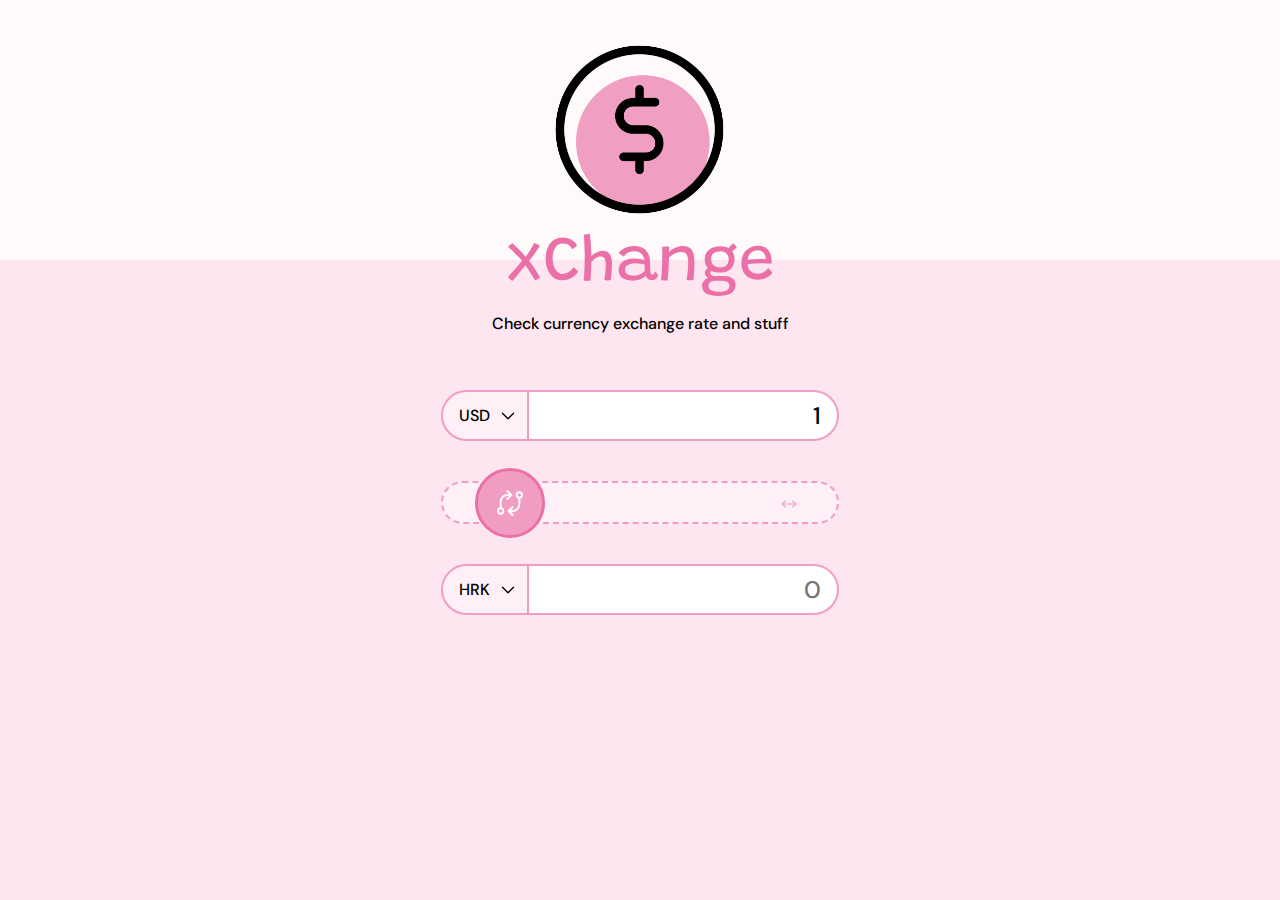
<file: exchange-rate-calc/index.html>
<!DOCTYPE html>
<html lang="en">

    <head>
        <meta charset="UTF-8">
        <meta name="viewport" content="width=device-width, initial-scale=1.0">
        <title>xChange</title>
        <meta name="author" content="Matija Osrečki">
        <link rel="icon" href="img/favicon.png" type="image/x-icon">

        <link rel="stylesheet" href="css/style.css">
        <link href="https://fonts.googleapis.com/css2?family=DM+Sans:wght@400;500&display=swap" rel="stylesheet">
        <link href="https://fonts.googleapis.com/css2?family=Grandstander:wght@500&display=swap" rel="stylesheet">
    </head>

    <body>
        <img src="img/money.webp" alt="Money" class="money-img">

        <div class="app">
            <h1>xChange</h1>
            <p>Check currency exchange rate and stuff</p>

            <div class="container">
                <div class="currency">
                    <select id="currency-one">
                        <option value="AED">AED</option>
                        <option value="ARS">ARS</option>
                        <option value="AUD">AUD</option>
                        <option value="BGN">BGN</option>
                        <option value="BRL">BRL</option>
                        <option value="BSD">BSD</option>
                        <option value="CAD">CAD</option>
                        <option value="CHF">CHF</option>
                        <option value="CLP">CLP</option>
                        <option value="CNY">CNY</option>
                        <option value="COP">COP</option>
                        <option value="CZK">CZK</option>
                        <option value="DKK">DKK</option>
                        <option value="DOP">DOP</option>
                        <option value="EGP">EGP</option>
                        <option value="EUR">EUR</option>
                        <option value="FJD">FJD</option>
                        <option value="GBP">GBP</option>
                        <option value="GTQ">GTQ</option>
                        <option value="HKD">HKD</option>
                        <option value="HRK">HRK</option>
                        <option value="HUF">HUF</option>
                        <option value="IDR">IDR</option>
                        <option value="ILS">ILS</option>
                        <option value="INR">INR</option>
                        <option value="ISK">ISK</option>
                        <option value="JPY">JPY</option>
                        <option value="KRW">KRW</option>
                        <option value="KZT">KZT</option>
                        <option value="MXN">MXN</option>
                        <option value="MYR">MYR</option>
                        <option value="NOK">NOK</option>
                        <option value="NZD">NZD</option>
                        <option value="PAB">PAB</option>
                        <option value="PEN">PEN</option>
                        <option value="PHP">PHP</option>
                        <option value="PKR">PKR</option>
                        <option value="PLN">PLN</option>
                        <option value="PYG">PYG</option>
                        <option value="RON">RON</option>
                        <option value="RUB">RUB</option>
                        <option value="SAR">SAR</option>
                        <option value="SEK">SEK</option>
                        <option value="SGD">SGD</option>
                        <option value="THB">THB</option>
                        <option value="TRY">TRY</option>
                        <option value="TWD">TWD</option>
                        <option value="UAH">UAH</option>
                        <option value="USD" selected>USD</option>
                        <option value="UYU">UYU</option>
                        <option value="VND">VND</option>
                        <option value="ZAR">ZAR</option>
                    </select>
                    <input type="text" id="amount-one" placeholder="0" value="1">
                </div>

                <div class="swap-rate-container">
                    <button class="btn" id="swap">
                        <svg xmlns="http://www.w3.org/2000/svg" class="icon icon-tabler icon-tabler-exchange" width="44" height="44" viewBox="0 0 24 24" stroke-width="1.5" stroke="snow" fill="none" stroke-linecap="round" stroke-linejoin="round" class="icon">
                            <path stroke="none" d="M0 0h24v24H0z" fill="none" />
                            <circle cx="5" cy="18" r="2" />
                            <circle cx="19" cy="6" r="2" />
                            <path d="M19 8v5a5 5 0 0 1 -5 5h-3l3 -3m0 6l-3 -3" />
                            <path d="M5 16v-5a5 5 0 0 1 5 -5h3l-3 -3m0 6l3 -3" />
                        </svg>
                    </button>
                    <div class="rate" id="rate">
                        <span class="value value-one"></span><span class="unit-one"></span>
                        <svg xmlns="http://www.w3.org/2000/svg" class="icon icon-tabler icon-tabler-arrows-horizontal" width="24" height="24" viewBox="0 0 24 24" stroke-width="1.5" stroke="#9E9E9E" fill="none" stroke-linecap="round" stroke-linejoin="round" class="icon">
                            <path stroke="none" d="M0 0h24v24H0z" fill="none" />
                            <polyline points="7 8 3 12 7 16" />
                            <polyline points="17 8 21 12 17 16" />
                            <line x1="3" y1="12" x2="21" y2="12" />
                        </svg>
                        <span class="value value-two"></span><span class="unit-two"></span>
                    </div>
                </div>

                <div class="currency">
                    <select id="currency-two">
                        <option value="AED">AED</option>
                        <option value="ARS">ARS</option>
                        <option value="AUD">AUD</option>
                        <option value="BGN">BGN</option>
                        <option value="BRL">BRL</option>
                        <option value="BSD">BSD</option>
                        <option value="CAD">CAD</option>
                        <option value="CHF">CHF</option>
                        <option value="CLP">CLP</option>
                        <option value="CNY">CNY</option>
                        <option value="COP">COP</option>
                        <option value="CZK">CZK</option>
                        <option value="DKK">DKK</option>
                        <option value="DOP">DOP</option>
                        <option value="EGP">EGP</option>
                        <option value="EUR">EUR</option>
                        <option value="FJD">FJD</option>
                        <option value="GBP">GBP</option>
                        <option value="GTQ">GTQ</option>
                        <option value="HKD">HKD</option>
                        <option value="HRK" selected>HRK</option>
                        <option value="HUF">HUF</option>
                        <option value="IDR">IDR</option>
                        <option value="ILS">ILS</option>
                        <option value="INR">INR</option>
                        <option value="ISK">ISK</option>
                        <option value="JPY">JPY</option>
                        <option value="KRW">KRW</option>
                        <option value="KZT">KZT</option>
                        <option value="MXN">MXN</option>
                        <option value="MYR">MYR</option>
                        <option value="NOK">NOK</option>
                        <option value="NZD">NZD</option>
                        <option value="PAB">PAB</option>
                        <option value="PEN">PEN</option>
                        <option value="PHP">PHP</option>
                        <option value="PKR">PKR</option>
                        <option value="PLN">PLN</option>
                        <option value="PYG">PYG</option>
                        <option value="RON">RON</option>
                        <option value="RUB">RUB</option>
                        <option value="SAR">SAR</option>
                        <option value="SEK">SEK</option>
                        <option value="SGD">SGD</option>
                        <option value="THB">THB</option>
                        <option value="TRY">TRY</option>
                        <option value="TWD">TWD</option>
                        <option value="UAH">UAH</option>
                        <option value="USD">USD</option>
                        <option value="UYU">UYU</option>
                        <option value="VND">VND</option>
                        <option value="ZAR">ZAR</option>
                    </select>
                    <input type="text" id="amount-two" placeholder="0">
                </div>
            </div>
        </div>



        <script src="script.js"></script>
    </body>

</html>
</file>
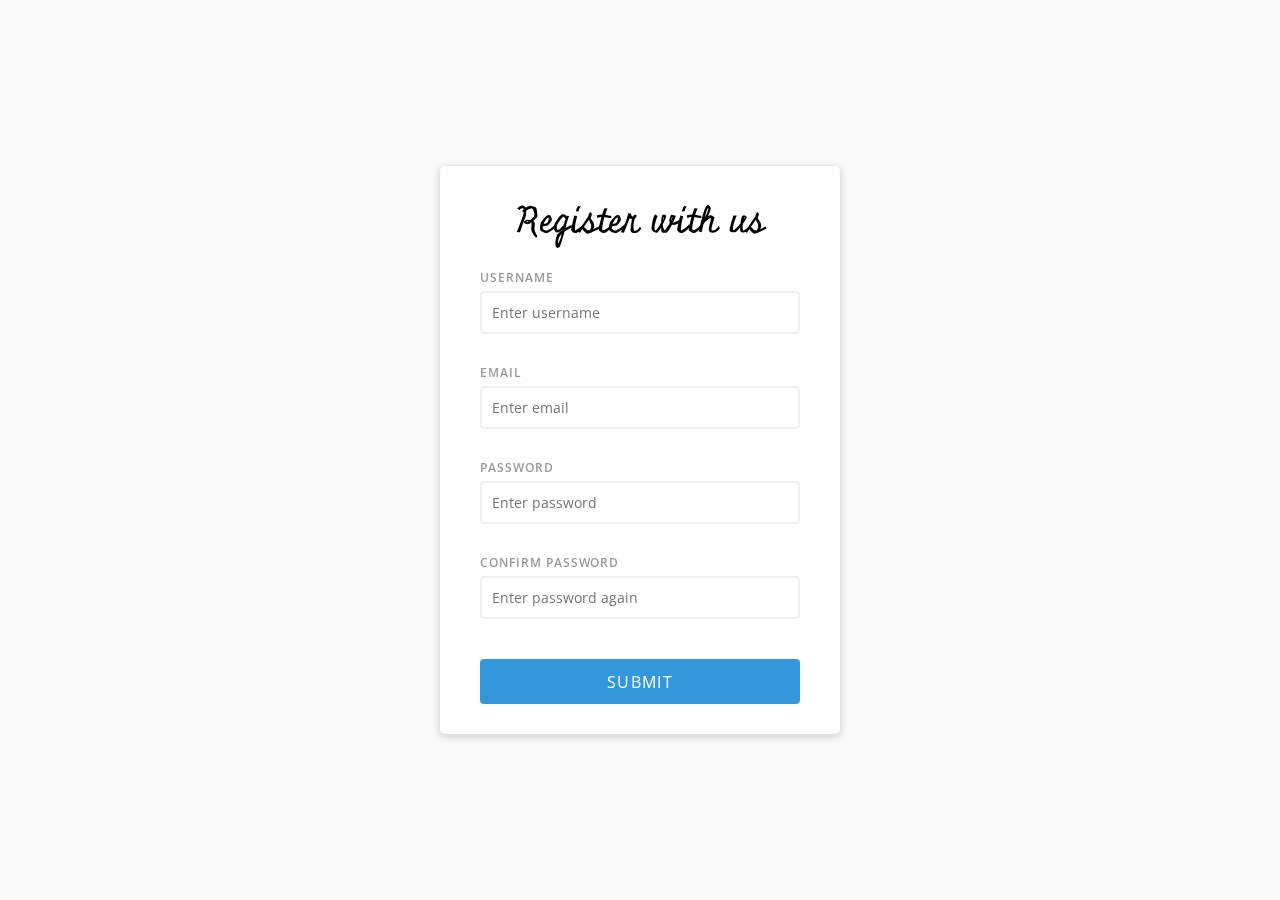
<file: form-validator/index.html>
<!DOCTYPE html>
<html lang="en">

    <head>
        <meta charset="UTF-8">
        <meta name="viewport" content="width=device-width, initial-scale=1.0">
        <title>Form</title>
        <meta name="author" content="Matija Osrečki">
        <link rel="icon" href="https://www.freefavicon.com/freefavicons/objects/martian-man-152-220912.png" type="image/x-icon">

        <link rel="stylesheet" href="./style.css">
        <link href="https://fonts.googleapis.com/css2?family=Open+Sans:wght@400;600&display=swap" rel="stylesheet">
        <link href="https://fonts.googleapis.com/css2?family=Miniver&display=swap" rel="stylesheet">
    </head>

    <body>
        <div class="container">
            <form id="form" class="form">
                <h2>Register with us</h2>
                <div class="form-control">
                    <label for="username">Username</label>
                    <input type="text" id="username" placeholder="Enter username">
                    <small></small>
                </div>
                <div class="form-control">
                    <label for="email">Email</label>
                    <input type="text" id="email" placeholder="Enter email">
                    <small></small>
                </div>
                <div class="form-control">
                    <label for="password">Password</label>
                    <input type="password" id="password" placeholder="Enter password">
                    <small></small>
                </div>
                <div class="form-control">
                    <label for="password2">Confirm Password</label>
                    <input type="password" id="password2" placeholder="Enter password again">
                    <small></small>
                </div>
                <button type="submit">Submit</button>
            </form>
        </div>


        <script src="script.js"></script>
    </body>

</html>
</file>
<file: exchange-rate-calc/css/style.css>
:root{--primary-color: hsl(333, 75%, 78%);--primary-color-2: hsl(333, 75%, 68%);--primary-color-light: hsl(333, 95%, 95%);--primary-color-light-2: hsl(330, 100%, 97%)}*{margin:0;padding:0}*,*::before,*::after{-webkit-box-sizing:inherit;box-sizing:inherit}html{-webkit-box-sizing:border-box;box-sizing:border-box;font-size:62.5%;-webkit-tap-highlight-color:transparent}body{font-size:1.6rem;background:snow;display:-webkit-box;display:-ms-flexbox;display:flex;-webkit-box-orient:vertical;-webkit-box-direction:normal;-ms-flex-direction:column;flex-direction:column;-webkit-box-align:center;-ms-flex-align:center;align-items:center;height:100vh;font-family:'DM Sans', sans-serif;font-weight:500}.money-img{max-width:300px;width:100%;padding:0 2rem}.app{-webkit-box-flex:1;-ms-flex:1;flex:1;-ms-flex-item-align:stretch;align-self:stretch;display:-webkit-box;display:-ms-flexbox;display:flex;-webkit-box-orient:vertical;-webkit-box-direction:normal;-ms-flex-direction:column;flex-direction:column;-webkit-box-align:center;-ms-flex-align:center;align-items:center;padding:3.2rem;background:var(--primary-color-light)}button,input,select{font:inherit;color:inherit}:focus{outline:none}h1{font-family:'Grandstander', cursive;font-weight:400;font-size:4em;color:var(--primary-color-2);text-align:center;line-height:1;margin-top:-.92em}h1+p{text-align:center;margin:1.6rem 0}.currency{padding:4rem 0;display:-webkit-box;display:-ms-flexbox;display:flex;font-size:2.4rem}.currency select{border-radius:100rem;border-top-right-radius:0;border-bottom-right-radius:0;padding:.8rem 1.6rem;padding-right:3.2rem;border:2px solid var(--primary-color);font-size:1.6rem;-webkit-appearance:none;-moz-appearance:none;appearance:none;background:var(--primary-color-light-2);background-image:url("[data-uri]");background-position:right .8rem top 53%;background-size:22px;background-repeat:no-repeat}.currency input{border-radius:100rem;border-top-left-radius:0;border-bottom-left-radius:0;border:2px solid var(--primary-color);border-left:none;text-align:right;padding:.8rem 1rem;padding-right:1.6rem}.swap-rate-container{display:-webkit-box;display:-ms-flexbox;display:flex;-webkit-box-align:center;-ms-flex-align:center;align-items:center;position:relative;padding:.4rem 3.2rem;background:var(--primary-color-light-2);border-radius:100rem;border:2px dashed var(--primary-color)}.btn{color:snow;cursor:pointer;background:var(--primary-color);border:none;border-radius:50%;padding:1em;display:-webkit-box;display:-ms-flexbox;display:flex;-webkit-box-align:center;-ms-flex-align:center;align-items:center;border:3px solid var(--primary-color-2);-webkit-transition:all 150ms;transition:all 150ms;position:absolute;top:50%;-webkit-transform:translateY(-50%);transform:translateY(-50%)}.btn:hover{background:var(--primary-color-2)}.btn:active{-webkit-transform:translateY(-50%) scale(0.97);transform:translateY(-50%) scale(0.97)}.btn .icon{width:32px;height:32px;stroke:snow}.rate{color:var(--primary-color);font-size:1.4rem;margin-left:auto}.rate .value{font-size:1.7em;color:var(--primary-color-2);margin-right:.15em}.rate .icon{stroke:var(--primary-color);-webkit-transform:translateY(5px);transform:translateY(5px);width:18px;margin:0 .3rem}
/*# sourceMappingURL=style.css.map */
</file>
<file: form-validator/style.css>
:root{--success-color: #2ecc71;--error-color: #e26456;--font-family: 'Open Sans', sans-serif}*{margin:0;padding:0}*,*::before,*::after{-webkit-box-sizing:inherit;box-sizing:inherit}html{-webkit-box-sizing:border-box;box-sizing:border-box;font-size:62.5%}body{font-size:1.6rem;font-family:var(--font-family);background:#f9f9f9;display:-webkit-box;display:-ms-flexbox;display:flex;-webkit-box-pack:center;-ms-flex-pack:center;justify-content:center;-webkit-box-align:center;-ms-flex-align:center;align-items:center;min-height:100vh;background-image:url("https://images.unsplash.com/photo-1517483000871-1dbf64a6e1c6?ixlib=rb-1.2.1&ixid=eyJhcHBfaWQiOjEyMDd9&auto=format&fit=crop&w=1350&q=80");background-repeat:no-repeat;background-size:cover;background-position:bottom;-webkit-backdrop-filter:blur(6px);backdrop-filter:blur(6px)}.container{background:white;border-radius:5px;-webkit-box-shadow:0 0.2rem 0.8rem rgba(0,0,0,0.2);box-shadow:0 0.2rem 0.8rem rgba(0,0,0,0.2);max-width:40rem;width:100%}.form{padding:3rem 4rem}.form h2{text-align:center;margin-bottom:2rem;font-family:'Miniver', cursive;font-weight:400;font-size:3.6rem}.form button{font:inherit;cursor:pointer;background:#3398db;border:2px solid #3398db;border-radius:4px;color:white;display:block;font-size:1.6rem;padding:.6em;margin-top:2rem;width:100%;text-transform:uppercase;letter-spacing:.08em}.form button:hover{background:#338ddb}.form-control{margin-bottom:1rem;padding-bottom:2rem;position:relative}.form-control label{color:#999;display:block;margin-bottom:0.5rem;text-transform:uppercase;letter-spacing:.08em;font-weight:600;font-size:1.2rem}.form-control input{font:inherit;border:2px solid #f0f0f0;border-radius:4px;display:block;width:100%;padding:1rem;font-size:1.4rem}.form-control input:focus{outline:0;border-color:#999}.form-control small{color:var(--error-color);position:absolute;bottom:0;left:0;visibility:hidden}.form-control.success input{border-color:var(--success-color)}.form-control.error input{border-color:var(--error-color)}.form-control.error small{visibility:visible}
/*# sourceMappingURL=style.css.map */
</file>
